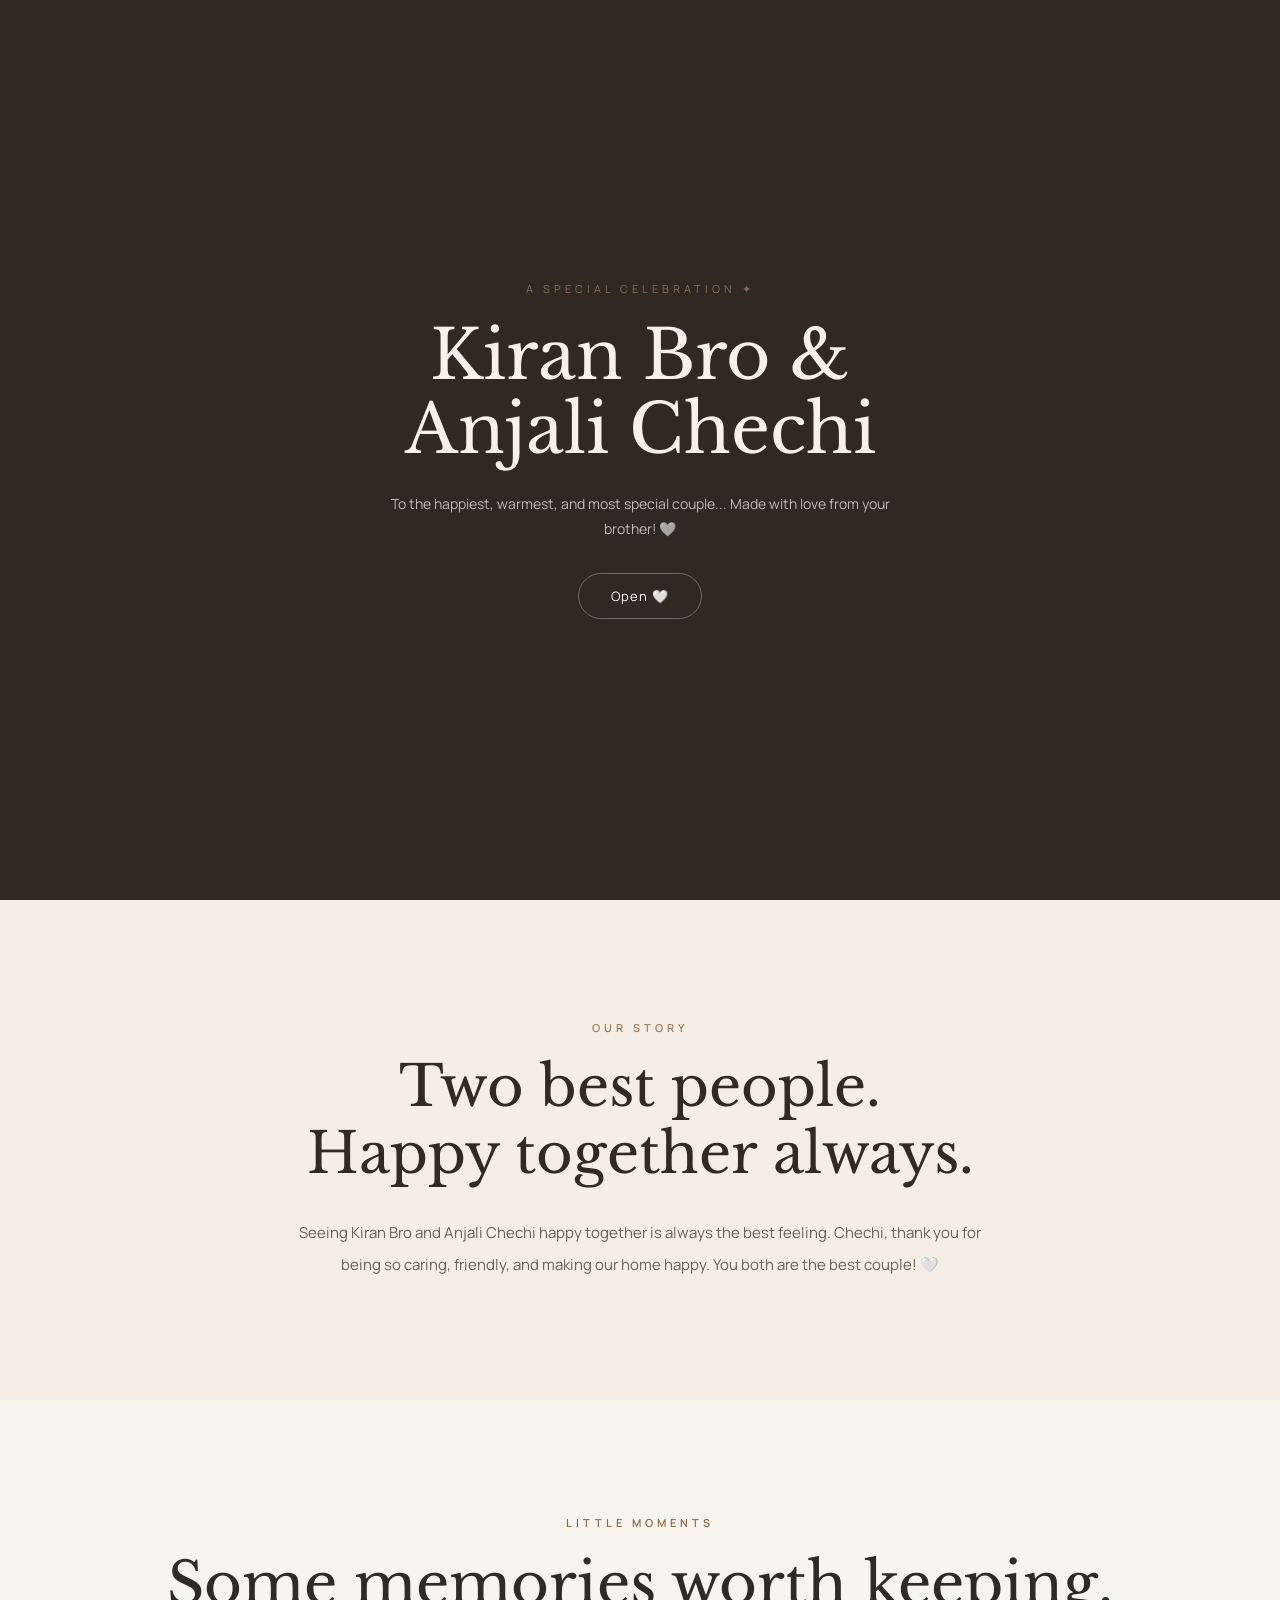
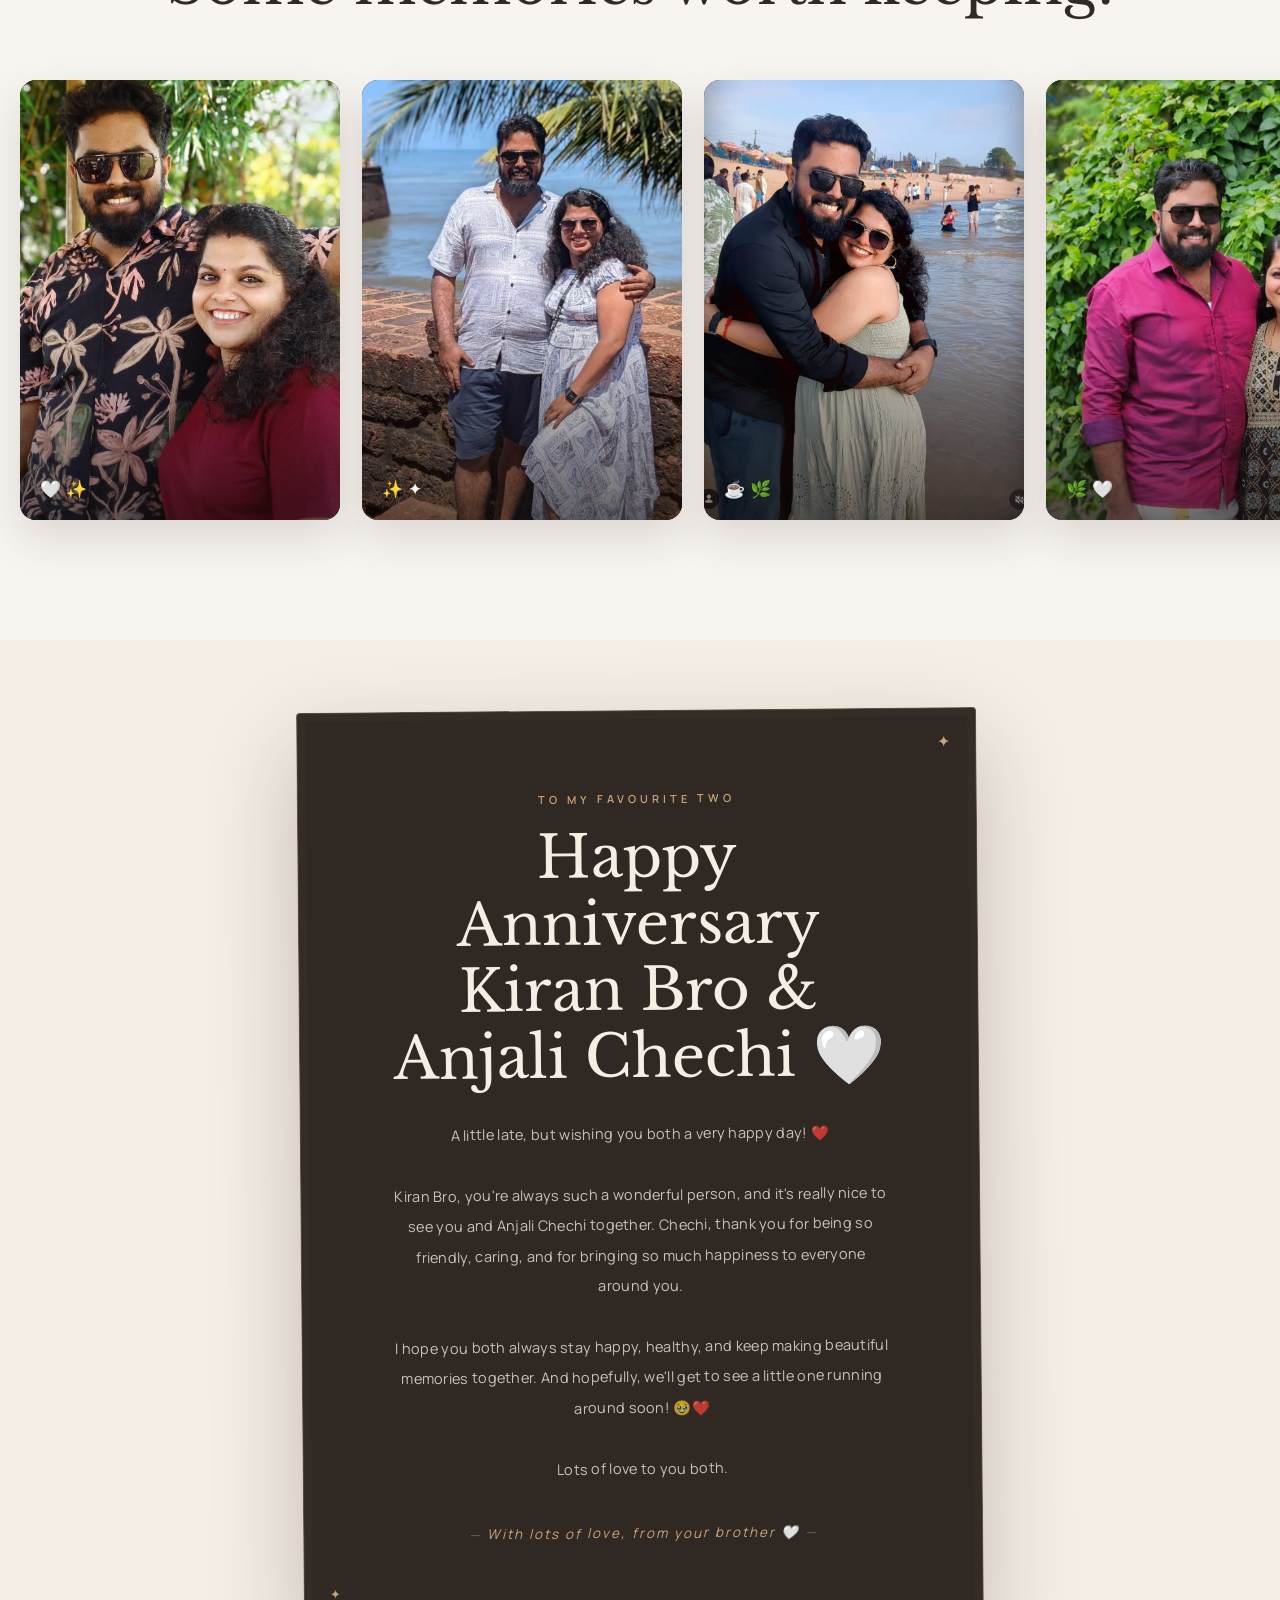
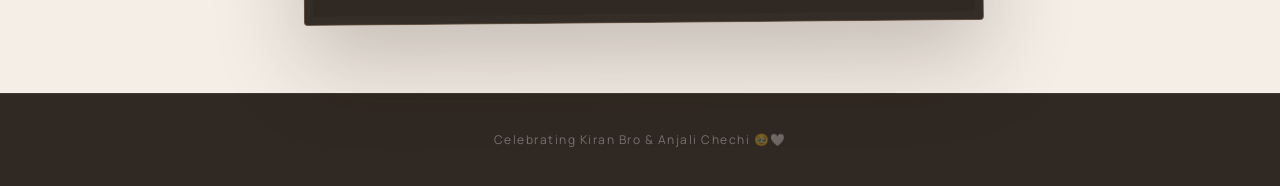
<file: anniversary-site/wedding_anniversary_celebration.html>
<!DOCTYPE html>
<html lang="en">

<head>
    <meta charset="UTF-8">
    <meta name="viewport" content="width=device-width, initial-scale=1.0">

    <title>Kiran Bro & Anjali Chechi 🩷</title>

    <style>
        @import url('https://fonts.googleapis.com/css2?family=Libre+Baskerville:wght@400;700&family=Manrope:wght@400;500;600&family=Playfair+Display:ital,wght@1,400;1,600&display=swap');

        /* =========================
           RESET & GLOBALS
        ========================= */

        * {
            margin: 0;
            padding: 0;
            box-sizing: border-box;
        }

        html {
            scroll-behavior: smooth;
        }

        body {
            background: #f4eee7;
            color: #302a25;
            font-family: "Manrope", sans-serif;
            overflow-x: hidden;
        }

        /* =========================
           BACKGROUND TEXTURE
        ========================= */

        body::before {
            content: "";
            position: fixed;
            inset: 0;
            z-index: -2;
            background:
                linear-gradient(
                    rgba(244, 238, 231, .92),
                    rgba(244, 238, 231, .96)
                ),
                url("First.jpeg");
            background-size: cover;
            background-position: center;
            background-attachment: fixed;
        }

        body::after {
            content: "";
            position: fixed;
            inset: 0;
            z-index: -1;
            pointer-events: none;
            background:
                radial-gradient(
                    circle at 15% 20%,
                    rgba(178, 137, 93, .12),
                    transparent 30%
                ),
                radial-gradient(
                    circle at 85% 70%,
                    rgba(119, 86, 61, .09),
                    transparent 32%
                );
        }

        /* =========================
           OPENING SCREEN
        ========================= */

        .opening {
            position: fixed;
            inset: 0;
            z-index: 1000;
            background: #302822;
            color: #f7f1e9;
            display: flex;
            align-items: center;
            justify-content: center;
            text-align: center;
            transition: opacity 1s cubic-bezier(0.4, 0, 0.2, 1);
        }

        .opening.hide {
            opacity: 0;
            pointer-events: none;
        }

        .opening-content {
            width: 100%;
            max-width: 600px;
            padding: 25px;
        }

        .opening-small {
            font-size: 11px;
            letter-spacing: 4px;
            text-transform: uppercase;
            opacity: .55;
            color: #c8a47d;
        }

        .opening h1 {
            font-family: "Libre Baskerville", serif;
            font-size: clamp(38px, 9vw, 68px);
            line-height: 1.1;
            font-weight: 400;
            margin: 22px 0 24px;
        }

        .opening p {
            font-size: 14px;
            line-height: 1.8;
            color: rgba(255, 255, 255, .68);
            margin-bottom: 32px;
        }

        .open-btn {
            border: 1px solid rgba(255, 255, 255, .32);
            background: transparent;
            color: white;
            padding: 13px 32px;
            border-radius: 40px;
            cursor: pointer;
            font-family: inherit;
            font-size: 13px;
            letter-spacing: 1px;
            transition: all .35s ease;
        }

        .open-btn:hover {
            background: #f7f1e9;
            color: #302822;
            transform: translateY(-2px);
            box-shadow: 0 10px 25px rgba(0, 0, 0, 0.25);
        }

        /* =========================
           MUSIC BUTTON
        ========================= */

        .music-btn {
            position: fixed;
            top: 20px;
            right: 20px;
            z-index: 200;
            width: 46px;
            height: 46px;
            border-radius: 50%;
            border: 1px solid rgba(70, 50, 35, .2);
            background: rgba(255, 255, 255, .78);
            backdrop-filter: blur(10px);
            -webkit-backdrop-filter: blur(10px);
            color: #5c4938;
            cursor: pointer;
            display: flex;
            align-items: center;
            justify-content: center;
            font-size: 16px;
            box-shadow: 0 8px 25px rgba(50, 35, 20, .12);
            transition: transform 0.3s ease;
        }

        .music-btn:hover {
            transform: scale(1.05);
        }

        .music-btn.playing {
            animation: musicPulse 1.8s infinite;
        }

        @keyframes musicPulse {
            0%, 100% {
                transform: scale(1);
            }
            50% {
                transform: scale(1.09);
                box-shadow: 0 10px 30px rgba(200, 164, 125, .4);
            }
        }

        /* =========================
           FLOATING PARTICLES
        ========================= */

        .particles {
            position: fixed;
            inset: 0;
            z-index: 90;
            pointer-events: none;
            overflow: hidden;
            opacity: 0;
            transition: opacity 1.2s ease;
        }

        .particles.active {
            opacity: 1;
        }

        .particles span {
            position: absolute;
            bottom: -40px;
            display: block;
            opacity: 0;
            animation: floatParticle linear infinite;
        }

        @keyframes floatParticle {
            0% {
                transform: translateY(0) rotate(0deg);
                opacity: 0;
            }
            15% {
                opacity: .7;
            }
            70% {
                opacity: .4;
            }
            100% {
                transform: translateY(-112vh) rotate(180deg);
                opacity: 0;
            }
        }

        /* =========================
           HERO
        ========================= */

        .head {
            height: 100svh;
            min-height: 650px;
            position: relative;
            display: flex;
            align-items: flex-end;
            padding: 45px 28px;
            color: white;
            overflow: hidden;
        }

        .head-photo {
            position: absolute;
            inset: 0;
            background:
                linear-gradient(
                    to top,
                    rgba(20, 15, 11, .90) 0%,
                    rgba(20, 15, 11, .45) 50%,
                    rgba(20, 15, 11, .25) 100%
                ),
                url("Second.jpeg");
            background-size: cover;
            background-position: center;
            animation: heroZoom 14s ease forwards;
        }

        @keyframes heroZoom {
            from {
                transform: scale(1.08);
            }
            to {
                transform: scale(1);
            }
        }

        .head-content {
            position: relative;
            z-index: 2;
            width: 100%;
            max-width: 850px;
            animation: heroIn 1.3s cubic-bezier(0.16, 1, 0.3, 1);
        }

        @keyframes heroIn {
            from {
                opacity: 0;
                transform: translateY(30px);
            }
            to {
                opacity: 1;
                transform: translateY(0);
            }
        }

        .head-label {
            font-size: 11px;
            letter-spacing: 4px;
            text-transform: uppercase;
            color: #e2c29d;
            font-weight: 500;
        }

        .head h1 {
            font-family: "Libre Baskerville", serif;
            font-size: clamp(42px, 9vw, 84px);
            font-weight: 400;
            line-height: 1.08;
            margin-top: 14px;
            text-shadow: 0 4px 20px rgba(0, 0, 0, .35);
        }

        .head-names {
            font-family: 'Playfair Display', serif;
            font-style: italic;
            color: #f7e1cb;
            display: block;
            font-size: clamp(34px, 7vw, 68px);
            margin-top: 6px;
        }

        .head-text {
            max-width: 540px;
            margin-top: 22px;
            font-size: 14px;
            line-height: 1.85;
            color: rgba(255, 255, 255, .78);
        }

        .scroll {
            position: absolute;
            bottom: 25px;
            left: 50%;
            transform: translateX(-50%);
            font-size: 10px;
            letter-spacing: 3px;
            color: rgba(252, 248, 248, .75);
            animation: bounce 2s infinite;
        }

        @keyframes bounce {
            0%, 100% {
                transform: translate(-50%, 0);
            }
            50% {
                transform: translate(-50%, 7px);
            }
        }

        /* =========================
           STORY SECTION
        ========================= */

        .story {
            padding: 120px 25px;
            text-align: center;
        }

        .story-inner {
            max-width: 720px;
            margin: auto;
        }

        .label {
            font-size: 11px;
            letter-spacing: 4px;
            text-transform: uppercase;
            color: #a17e5d;
            font-weight: 600;
        }

        .story h2 {
            font-family: "Libre Baskerville", serif;
            font-size: clamp(34px, 7vw, 56px);
            font-weight: 400;
            line-height: 1.2;
            margin-top: 18px;
        }

        .story p {
            color: #6a6058;
            font-size: 15px;
            line-height: 2.1;
            margin-top: 30px;
        }

        /* =========================
           TIMELINE SECTION
        ========================= */

        .timeline-section {
            background: #302822;
            color: #f5eee5;
            padding: 115px 20px;
        }

        .timeline-title {
            text-align: center;
            margin-bottom: 75px;
        }

        .timeline-title .label {
            color: #c8a47d;
        }

        .timeline-title h2 {
            font-family: "Libre Baskerville", serif;
            font-size: clamp(36px, 7vw, 58px);
            font-weight: 400;
            margin-top: 16px;
        }

        .timeline {
            max-width: 850px;
            margin: auto;
            position: relative;
        }

        .timeline::before {
            content: "";
            position: absolute;
            left: 50%;
            top: 0;
            bottom: 0;
            width: 1px;
            background: rgba(255, 255, 255, .16);
        }

        .timeline-item {
            width: 50%;
            padding: 0 40px 65px;
            position: relative;
        }

        .timeline-item:nth-child(odd) {
            text-align: right;
        }

        .timeline-item:nth-child(even) {
            margin-left: 50%;
        }

        .timeline-dot {
            position: absolute;
            top: 5px;
            width: 10px;
            height: 10px;
            border-radius: 50%;
            background: #c8a47d;
            box-shadow: 0 0 0 6px rgba(200, 164, 125, .15);
        }

        .timeline-item:nth-child(odd) .timeline-dot {
            right: -5px;
        }

        .timeline-item:nth-child(even) .timeline-dot {
            left: -5px;
        }

        .timeline-date {
            color: #c8a47d;
            font-size: 11px;
            letter-spacing: 2px;
            margin-bottom: 12px;
            font-weight: 600;
        }

        .timeline-item h3 {
            font-family: "Libre Baskerville", serif;
            font-size: 24px;
            font-weight: 400;
        }

        .timeline-item p {
            margin-top: 10px;
            color: rgba(245, 238, 229, .68);
            font-size: 13.5px;
            line-height: 1.85;
        }

        /* =========================
           PHOTOS LOOP
        ========================= */

        .photos {
            padding: 115px 0 100px;
            overflow: hidden;
            background: rgba(255, 255, 255, .38);
        }

        .photos-heading {
            text-align: center;
            padding: 0 20px;
        }

        .photos-heading h2 {
            font-family: "Libre Baskerville", serif;
            font-size: clamp(36px, 7vw, 58px);
            font-weight: 400;
            margin-top: 18px;
        }

        .glow-text {
            color: #8b6b4b;
            animation: softGlow 2.5s ease-in-out infinite;
        }

        @keyframes softGlow {
            0%, 100% {
                text-shadow:
                    0 0 4px rgba(176, 138, 102, .25),
                    0 0 8px rgba(176, 138, 102, .15);
            }
            50% {
                text-shadow:
                    0 0 8px rgba(176, 138, 102, .7),
                    0 0 16px rgba(176, 138, 102, .45);
            }
        }

        .photo-loop {
            display: flex;
            gap: 22px;
            width: max-content;
            padding: 60px 20px 20px;
            animation: loopPhotos 36s linear infinite;
        }

        .photo-loop:hover {
            animation-play-state: paused;
        }

        .photo-card {
            width: min(70vw, 320px);
            height: 440px;
            flex-shrink: 0;
            overflow: hidden;
            border-radius: 16px;
            position: relative;
            box-shadow: 0 18px 45px rgba(45, 30, 20, .14);
            background: #2b221d;
        }

        .photo-card img {
            width: 100%;
            height: 100%;
            object-fit: cover;
            transition: transform 1s ease;
        }

        .photo-card:hover img {
            transform: scale(1.06);
        }

        .photo-card::after {
            content: "";
            position: absolute;
            inset: 0;
            background: linear-gradient(to top, rgba(15, 10, 8, .6) 0%, transparent 50%);
        }

        .photo-caption {
            position: absolute;
            left: 20px;
            bottom: 20px;
            z-index: 2;
            color: white;
            font-family: "Libre Baskerville", serif;
            font-size: 17px;
        }

        @keyframes loopPhotos {
            from {
                transform: translateX(0);
            }
            to {
                transform: translateX(-50%);
            }
        }

        /* =========================
           FINAL MESSAGE CARD
        ========================= */

        .final {
            min-height: 100svh;
            display: flex;
            align-items: center;
            justify-content: center;
            padding: 70px 20px;
        }

        .card {
            width: min(680px, 100%);
            background: #302822;
            color: #f5eee5;
            padding: clamp(45px, 9vw, 80px);
            text-align: center;
            position: relative;
            border: 1px solid rgba(200, 164, 125, .35);
            box-shadow:
                0 35px 90px rgba(40, 25, 15, .24),
                inset 0 0 0 8px rgba(255, 255, 255, .02);
            transform: rotate(-0.5deg);
            border-radius: 4px;
        }

        .card::before {
            content: "✦";
            position: absolute;
            top: 22px;
            right: 25px;
            color: #c8a47d;
            font-size: 16px;
        }

        .card::after {
            content: "✦";
            position: absolute;
            bottom: 22px;
            left: 25px;
            color: #c8a47d;
            font-size: 13px;
        }

        .card .label {
            color: #c8a47d;
        }

        .card h2 {
            font-family: "Libre Baskerville", serif;
            font-size: clamp(34px, 7vw, 58px);
            font-weight: 400;
            line-height: 1.15;
            margin-top: 18px;
        }

        .card p {
            max-width: 500px;
            margin: 28px auto 0;
            color: rgba(255, 255, 255, .72);
            font-size: 14.5px;
            line-height: 2.1;
            letter-spacing: .3px;
        }

        .signature {
            color: #c8a47d;
            margin-top: 40px;
            font-size: 13.5px;
            letter-spacing: 2px;
            font-style: italic;
        }

        .signature::before {
            content: "—  ";
            color: rgba(200, 164, 125, .5);
        }

        .signature::after {
            content: "  —";
            color: rgba(200, 164, 125, .5);
        }

        /* =========================
           FOOTER
        ========================= */

        footer {
            background: #302822;
            color: rgba(255, 252, 252, .35);
            text-align: center;
            padding: 35px 20px;
            font-size: 12px;
            letter-spacing: 1.5px;
            line-height: 1.8;
            border-top: 1px solid rgba(255, 255, 255, .08);
        }

        /* =========================
           RESPONSIVE STYLES
        ========================= */

        @media (max-width: 700px) {
            body::before {
                background-attachment: scroll;
            }

            .opening-content {
                padding: 20px;
            }

            .opening h1 {
                font-size: clamp(34px, 10vw, 50px);
            }

            .head {
                min-height: 100svh;
                padding: 30px 20px;
            }

            .head h1 {
                font-size: clamp(38px, 11vw, 56px);
            }

            .head-text {
                max-width: 95%;
                font-size: 13px;
            }

            .head-label {
                font-size: 9.5px;
                letter-spacing: 3px;
            }

            .scroll {
                bottom: 18px;
            }

            .story {
                padding: 90px 20px;
            }

            .story h2 {
                font-size: clamp(30px, 8vw, 44px);
            }

            .story p {
                font-size: 13.5px;
            }

            .timeline-section {
                padding: 90px 20px;
            }

            .timeline::before {
                left: 12px;
            }

            .timeline-item,
            .timeline-item:nth-child(even) {
                width: 100%;
                margin-left: 0;
                padding-left: 42px;
                padding-right: 5px;
                text-align: left;
            }

            .timeline-item:nth-child(odd) {
                text-align: left;
            }

            .timeline-item:nth-child(odd) .timeline-dot,
            .timeline-item:nth-child(even) .timeline-dot {
                left: 8px;
                right: auto;
            }

            .timeline-title {
                margin-bottom: 50px;
            }

            .timeline-item h3 {
                font-size: 21px;
            }

            .photos {
                padding: 85px 0 75px;
            }

            .photo-card {
                width: 76vw;
                height: 420px;
            }

            .final {
                padding: 45px 15px;
            }

            .card {
                padding: 55px 22px;
                transform: none;
            }

            .card h2 {
                font-size: clamp(30px, 9vw, 48px);
            }

            .card p {
                font-size: 13.5px;
            }

            .music-btn {
                width: 42px;
                height: 42px;
                top: 16px;
                right: 16px;
            }
        }

        @media (max-width: 400px) {
            .head h1 {
                font-size: 36px;
            }

            .head-text {
                font-size: 12px;
            }

            .opening h1 {
                font-size: 34px;
            }

            .photo-card {
                width: 80vw;
                height: 380px;
            }
        }
    </style>
</head>

<body>

    <!-- Optional audio source + Web Audio API synthesizer fallback -->
    <audio id="music" loop preload="auto">
        <source src="./Saiyaara_reprise_female.mp3" type="audio/mpeg">
        <source src="./Saiyaara.mp3" type="audio/mpeg">
        <source src="./music.mp3" type="audio/mpeg">
    </audio>

    <button
        class="music-btn"
        id="musicBtn"
        onclick="toggleMusic()"
        aria-label="Toggle music"
        title="Play / Pause Romantic Music">
        ♬
    </button>

    <!-- Opening Screen -->
    <div class="opening" id="opening">
        <div class="opening-content">
            <div class="opening-small">
                A SPECIAL CELEBRATION ✦
            </div>
            <h1>
                Kiran Bro & Anjali Chechi
            </h1>
            <p>
                To the happiest, warmest, and most special couple... Made with love from your brother! 🤍
            </p>
            <button
                class="open-btn"
                onclick="openWebsite()">
                Open 🤍
            </button>
        </div>
    </div>

    <!-- Hero Section -->
    <section class="head">
        <div class="head-photo"></div>
        <div class="head-content">
            <div class="head-label">
                CELEBRATING OUR FAVOURITES
            </div>
            <h1>
                Happy Wedding Anniversary
                <span class="head-names">Kiran Bro & Anjali Chechi 🩷</span>
            </h1>
            <div class="head-text">
                Happy Anniversary to my favourite Bro and Chechi! You both look so good together. Always be happy and keep smiling! 🤍
            </div>
        </div>
        <div class="scroll">
            ↓ SCROLL
        </div>
    </section>

    <!-- Story Section -->
    <section class="story">
        <div class="story-inner">
            <div class="label">
                Our Story
            </div>
            <h2>
                Two best people.<br>
                Happy together always.
            </h2>
            <p>
                Seeing Kiran Bro and Anjali Chechi happy together is always the best feeling.
                Chechi, thank you for being so caring, friendly, and making our home happy.
                You both are the best couple! 🤍
            </p>
        </div>
    </section>

    <!-- Photo Loop Gallery -->
    <section class="photos">
        <div class="photos-heading">
            <div class="label glow-text">
                Little Moments
            </div>
            <h2>
                Some memories worth keeping.
            </h2>
        </div>

        <!-- Infinite marquee with graceful fallbacks -->
        <div class="photo-loop">
            <div class="photo-card">
                <img src="Third.jpeg" alt="Memory">
                <div class="photo-caption">🤍 ✨</div>
            </div>

            <div class="photo-card">
                <img src="Fourth.jpeg" alt="Memory">
                <div class="photo-caption">✨ ✦</div>
            </div>

            <div class="photo-card">
                <img src="Fifth.jpeg" alt="Memory">
                <div class="photo-caption">☕ 🌿</div>
            </div>

            <div class="photo-card">
                <img src="Sixth.jpeg" alt="Memory">
                <div class="photo-caption">🌿 🤍</div>
            </div>

            <div class="photo-card">
                <img src="Seventh.jpeg" alt="Memory">
                <div class="photo-caption">🕊️ ✨</div>
            </div>

            <div class="photo-card">
                <img src="Last.jpeg" alt="Memory">
                <div class="photo-caption">🥂 🤍</div>
            </div>

            <!-- Loop Duplicates for smooth seamless scroll -->
            <div class="photo-card">
                <img src="Third.jpeg" alt="Memory">
                <div class="photo-caption">🤍 ✨</div>
            </div>

            <div class="photo-card">
                <img src="Fourth.jpeg" alt="Memory">
                <div class="photo-caption">✨ ✦</div>
            </div>

            <div class="photo-card">
                <img src="Fifth.jpeg" alt="Memory">
                <div class="photo-caption">☕ 🌿</div>
            </div>

            <div class="photo-card">
                <img src="Sixth.jpeg" alt="Memory">
                <div class="photo-caption">🌿 🤍</div>
            </div>

            <div class="photo-card">
                <img src="Seventh.jpeg" alt="Memory">
                <div class="photo-caption">🕊️ ✨</div>
            </div>

            <div class="photo-card">
                <img src="Last.jpeg" alt="Memory">
                <div class="photo-caption">🥂 🤍</div>
            </div>
        </div>
    </section>

    <!-- Final Greetings Card -->
    <section class="final">
        <div class="card">
            <div class="label">
                TO MY FAVOURITE TWO
            </div>

            <h2>
                Happy Anniversary<br>
                Kiran Bro & Anjali Chechi 🤍
            </h2>

            <p>
                A little late, but wishing you both a very happy day! ❤️<br><br>
                Kiran Bro, you're always such a wonderful person, and it's really nice to see you and Anjali Chechi together. Chechi, thank you for being so friendly, caring, and for bringing so much happiness to everyone around you.<br><br>
                I hope you both always stay happy, healthy, and keep making beautiful memories together. And hopefully, we'll get to see a little one running around soon! 🥹❤️<br><br>
                Lots of love to you both.
            </p>

            <div class="signature">
                With lots of love, from your brother 🤍
            </div>
        </div>
    </section>

    <!-- Footer -->
    <footer>
        Celebrating Kiran Bro & Anjali Chechi 🥹🤍
    </footer>

    <!-- Particles Container -->
    <div class="particles" id="particles"></div>

    <script>
        const music = document.getElementById("music");
        const musicBtn = document.getElementById("musicBtn");
        const opening = document.getElementById("opening");
        const particles = document.getElementById("particles");

        // Web Audio synthesized ambient fallback if local MP3 is not loaded
        let audioCtx = null;
        let isSynthPlaying = false;
        let synthInterval = null;
        const romanticChords = [
            [261.63, 329.63, 392.00, 523.25], // C major
            [220.00, 261.63, 329.63, 440.00], // A minor
            [174.61, 220.00, 261.63, 349.23], // F major
            [196.00, 246.94, 293.66, 392.00]  // G major
        ];
        let chordIndex = 0;

        function startSynthAudio() {
            if (!audioCtx) {
                audioCtx = new (window.AudioContext || window.webkitAudioContext)();
            }
            if (audioCtx.state === 'suspended') {
                audioCtx.resume();
            }

            isSynthPlaying = true;
            musicBtn.classList.add("playing");
            musicBtn.innerHTML = "♫";

            function playChord() {
                if (!isSynthPlaying || !audioCtx) return;
                const now = audioCtx.currentTime;
                const chord = romanticChords[chordIndex % romanticChords.length];
                chord.forEach((freq, i) => {
                    const osc = audioCtx.createOscillator();
                    const gain = audioCtx.createGain();
                    osc.type = 'sine';
                    osc.frequency.setValueAtTime(freq, now + i * 0.15);
                    gain.gain.setValueAtTime(0.001, now + i * 0.15);
                    gain.gain.exponentialRampToValueAtTime(0.05, now + i * 0.15 + 0.3);
                    gain.gain.exponentialRampToValueAtTime(0.0001, now + i * 0.15 + 3.2);
                    osc.connect(gain);
                    gain.connect(audioCtx.destination);
                    osc.start(now + i * 0.15);
                    osc.stop(now + i * 0.15 + 3.2);
                });
                chordIndex++;
            }

            playChord();
            clearInterval(synthInterval);
            synthInterval = setInterval(playChord, 3400);
        }

        function stopSynthAudio() {
            isSynthPlaying = false;
            clearInterval(synthInterval);
            musicBtn.classList.remove("playing");
            musicBtn.innerHTML = "꩜";
        }

        function openWebsite() {
            opening.classList.add("hide");
            particles.classList.add("active");

            const symbols = [
                "🤍", "✨", "🌸", "🕊️", "🥂", "🌿", "💖", "🌷", "✦"
            ];

            if (particles.children.length === 0) {
                for (let i = 0; i < 35; i++) {
                    const particle = document.createElement("span");
                    particle.textContent = symbols[Math.floor(Math.random() * symbols.length)];
                    particle.style.left = Math.random() * 100 + "%";
                    particle.style.animationDuration = (7 + Math.random() * 8) + "s";
                    particle.style.animationDelay = Math.random() * 8 + "s";
                    particle.style.fontSize = (9 + Math.random() * 12) + "px";
                    particles.appendChild(particle);
                }
            }

            // Try playing file audio first; fall back to Web Audio synth if file is missing
            music.volume = 0.35;
            music.play()
                .then(() => {
                    musicBtn.classList.add("playing");
                    musicBtn.innerHTML = "♫";
                })
                .catch(() => {
                    // Start soft romantic synth notes
                    startSynthAudio();
                });

            setTimeout(() => {
                opening.style.display = "none";
            }, 1000);
        }

        function toggleMusic() {
            if (isSynthPlaying) {
                stopSynthAudio();
                return;
            }

            if (!music.paused) {
                music.pause();
                musicBtn.classList.remove("playing");
                musicBtn.innerHTML = "꩜";
            } else {
                music.play()
                    .then(() => {
                        musicBtn.classList.add("playing");
                        musicBtn.innerHTML = "♫";
                    })
                    .catch(() => {
                        startSynthAudio();
                    });
            }
        }
    </script>
</body>

</html>
</file>
